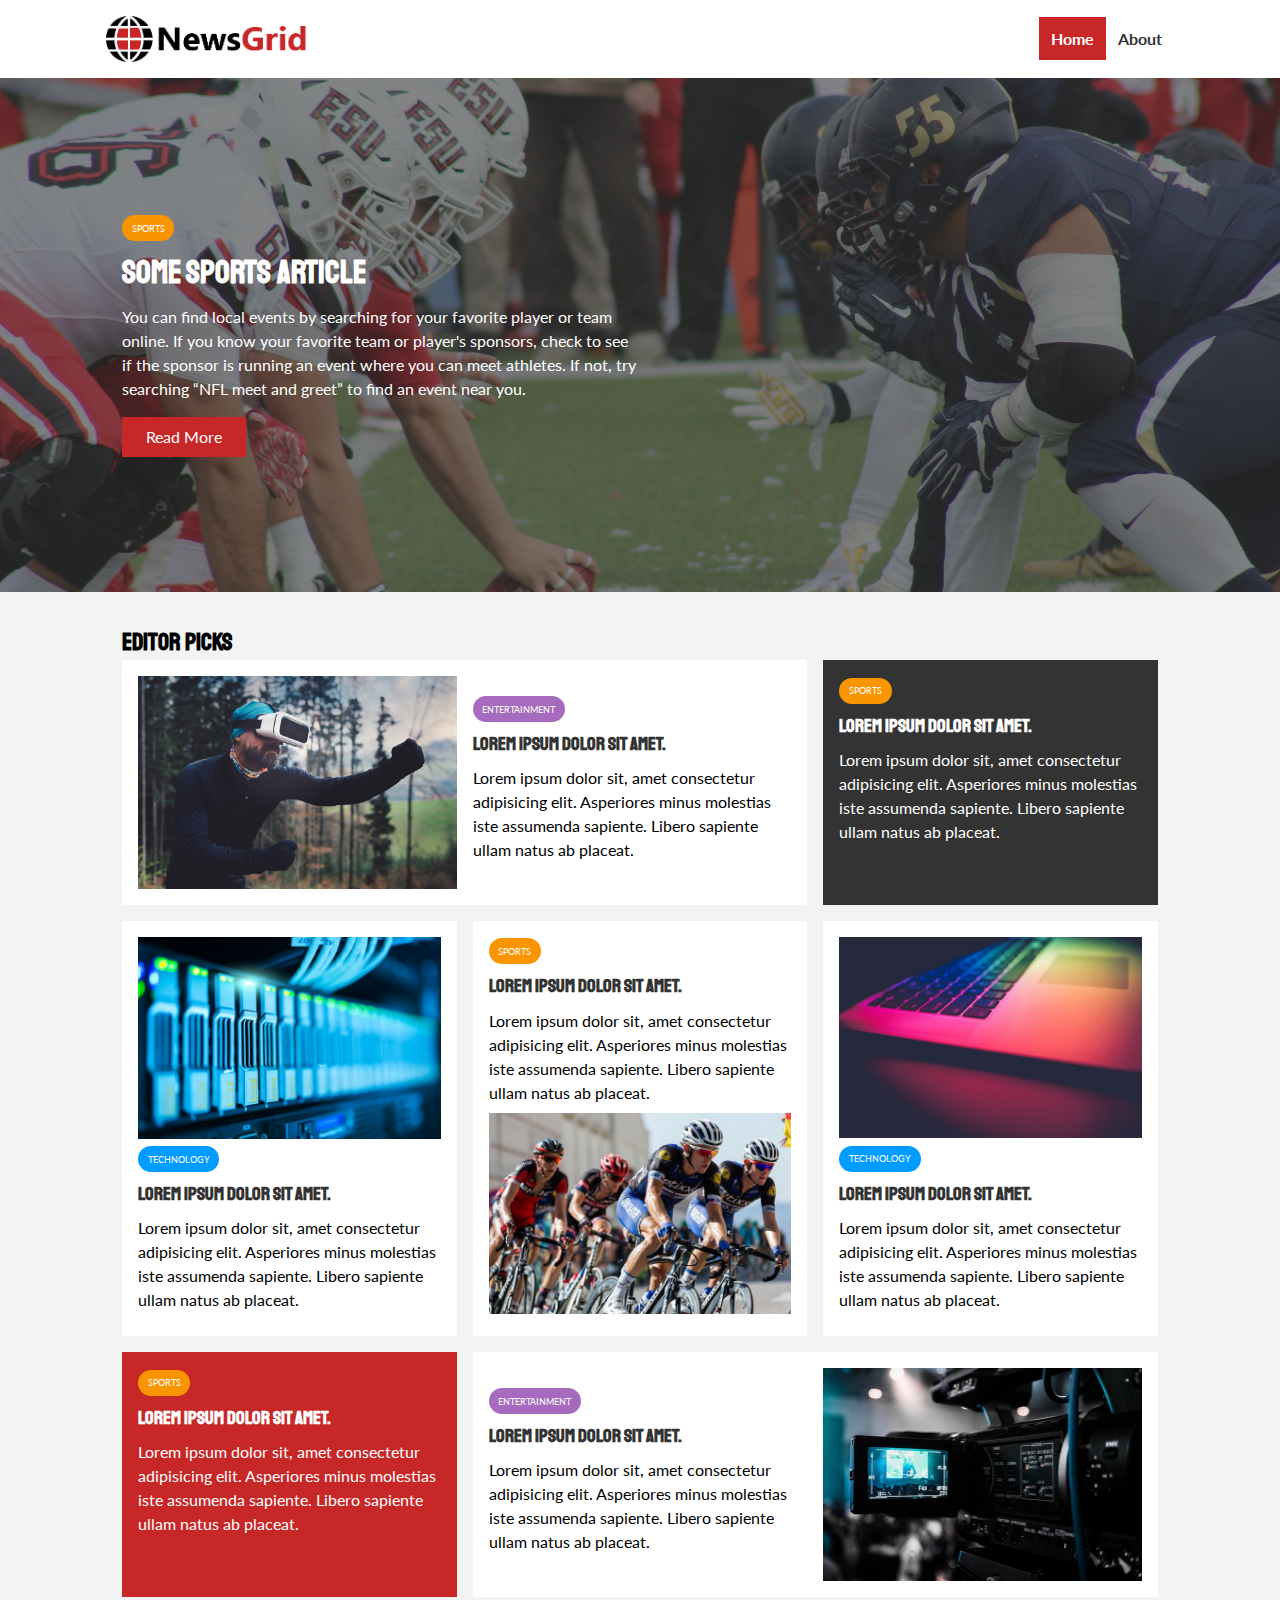
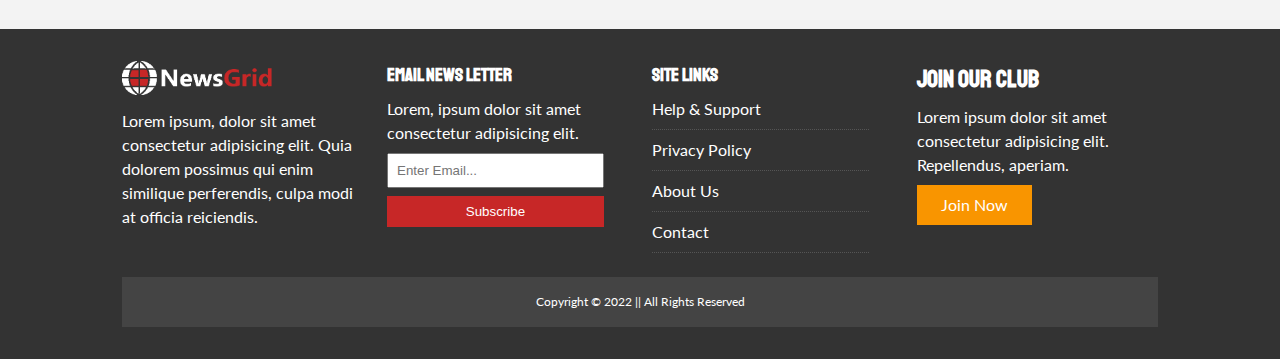
<file: index.html>
<!DOCTYPE html>
<html lang="en">
  <head>
    <meta charset="UTF-8" />
    <meta http-equiv="X-UA-Compatible" content="IE=edge" />
    <meta name="viewport" content="width=device-width, initial-scale=1.0" />
    <link
      rel="stylesheet"
      href="https://use.fontawesome.com/releases/v5.6.3/css/all.css"
      integrity="sha384-UHRtZLI+pbxtHCWp1t77Bi1L4ZtiqrqD80Kn4Z8NTSRyMA2Fd33n5dQ8lWUE00s/"
      crossorigin="anonymous"
    />

    <link
      href="https://fonts.googleapis.com/css?family=Lato|Staatliches"
      rel="stylesheet"
    />
    <link rel="stylesheet" href="./css/style.css" />
    <link
      rel="stylesheet"
      type="text/css"
      media="(max-width: 768px)"
      href="./css/mobile.css"
    />
    <link rel="shortcut icon" type="image/x-icon" href="favicon.ico" />
    <title>News Grid | Latest News</title>
  </head>
  <body>
    <nav id="main-nav">
      <div class="container">
        <img src="img/logo.png" alt="NewsGrid" class="logo" />
        <div class="social">
          <a href="http://facebook.com" target="_blank"
            ><i class="fab fa-facebook fa-2x"></i
          ></a>
          <a href="http://twitter.com" target="_blank"
            ><i class="fab fa-twitter fa-2x"></i
          ></a>
          <a href="http://instagram.com" target="_blank"
            ><i class="fab fa-instagram fa-2x"></i
          ></a>
          <a href="http://youtube.com" target="_blank"
            ><i class="fab fa-youtube fa-2x"></i
          ></a>
        </div>
        <ul>
          <li><a class="current" href="index.html">Home</a></li>
          <li><a href="about.html">About</a></li>
        </ul>
      </div>
    </nav>

    <!--Showcase-->
    <header id="showcase">
      <div class="container">
        <div class="showcase-container">
          <div class="showcase-content">
            <div class="category category-sports">Sports</div>
            <h1>Some Sports Article</h1>
            <p>
              You can find local events by searching for your favorite player or
              team online. If you know your favorite team or player's sponsors,
              check to see if the sponsor is running an event where you can meet
              athletes. If not, try searching “NFL meet and greet” to find an
              event near you.
            </p>
            <a href="article.html" class="btn btn-primary">Read More</a>
          </div>
        </div>
      </div>
    </header>

    <!-- Home Articles -->
    <section id="home-articles" class="py-2">
      <div class="container">
        <h2>Editor Picks</h2>
        <div class="articles-container">
          <article class="card">
            <!-- This will be a grid container -->
            <img src="./img/articles/ent1.jpg" alt="" />
            <!-- One Grid Item -->
            <div>
              <div class="category category-ent">Entertainment</div>
              <h3><a href="article.html">Lorem ipsum dolor sit amet.</a></h3>
              <p>
                Lorem ipsum dolor sit, amet consectetur adipisicing elit.
                Asperiores minus molestias iste assumenda sapiente. Libero
                sapiente ullam natus ab placeat.
              </p>
            </div>
          </article>

          <article class="card bg-dark">
            <div class="category category-sports">Sports</div>
            <h3><a href="article.html">Lorem ipsum dolor sit amet.</a></h3>
            <p>
              Lorem ipsum dolor sit, amet consectetur adipisicing elit.
              Asperiores minus molestias iste assumenda sapiente. Libero
              sapiente ullam natus ab placeat.
            </p>
          </article>

          <article class="card">
            <!-- This will be a grid container -->
            <img src="./img/articles/tech1.jpg" alt="" />
            <!-- One Grid Item -->
            <div class="category category-tech">Technology</div>
            <h3><a href="article.html">Lorem ipsum dolor sit amet.</a></h3>
            <p>
              Lorem ipsum dolor sit, amet consectetur adipisicing elit.
              Asperiores minus molestias iste assumenda sapiente. Libero
              sapiente ullam natus ab placeat.
            </p>
          </article>

          <article class="card">
            <div class="category category-sports">Sports</div>
            <h3><a href="article.html">Lorem ipsum dolor sit amet.</a></h3>
            <p>
              Lorem ipsum dolor sit, amet consectetur adipisicing elit.
              Asperiores minus molestias iste assumenda sapiente. Libero
              sapiente ullam natus ab placeat.
            </p>
            <img src="./img/articles/sports1.jpg" alt="" />
          </article>

          <article class="card">
            <!-- This will be a grid container -->
            <img src="./img/articles/tech2.jpg" alt="" />
            <!-- One Grid Item -->
            <div class="category category-tech">Technology</div>
            <h3><a href="article.html">Lorem ipsum dolor sit amet.</a></h3>
            <p>
              Lorem ipsum dolor sit, amet consectetur adipisicing elit.
              Asperiores minus molestias iste assumenda sapiente. Libero
              sapiente ullam natus ab placeat.
            </p>
          </article>

          <article class="card bg-primary">
            <div class="category category-sports">Sports</div>
            <h3><a href="article.html">Lorem ipsum dolor sit amet.</a></h3>
            <p>
              Lorem ipsum dolor sit, amet consectetur adipisicing elit.
              Asperiores minus molestias iste assumenda sapiente. Libero
              sapiente ullam natus ab placeat.
            </p>
          </article>

          <article class="card">
            <!-- This will be a grid container -->

            <!-- One Grid Item -->
            <div>
              <div class="category category-ent">Entertainment</div>
              <h3><a href="article.html">Lorem ipsum dolor sit amet.</a></h3>
              <p>
                Lorem ipsum dolor sit, amet consectetur adipisicing elit.
                Asperiores minus molestias iste assumenda sapiente. Libero
                sapiente ullam natus ab placeat.
              </p>
            </div>
            <img src="./img/articles/ent2.jpg" alt="" />
          </article>
        </div>
      </div>
    </section>

    <!-- Footer -->
    <footer id="main-footer" class="py-2">
      <div class="container footer-container">
        <div>
          <img src="./img/logo_light.png" alt="News Grid" />
          <p>
            Lorem ipsum, dolor sit amet consectetur adipisicing elit. Quia
            dolorem possimus qui enim similique perferendis, culpa modi at
            officia reiciendis.
          </p>
        </div>

        <div>
          <h3>Email News Letter</h3>
          <p>Lorem, ipsum dolor sit amet consectetur adipisicing elit.</p>
          <form>
            <input type="email" placeholder="Enter Email..." />
            <input type="submit" value="Subscribe" class="btn btn-primary" />
          </form>
        </div>

        <div>
          <h3>Site Links</h3>
          <ul class="list">
            <li><a href="#">Help & Support</a></li>
            <li><a href="#">Privacy Policy</a></li>
            <li><a href="#">About Us</a></li>
            <li><a href="#">Contact</a></li>
          </ul>
        </div>

        <div>
          <h2>Join Our Club</h2>
          <p>
            Lorem ipsum dolor sit amet consectetur adipisicing elit.
            Repellendus, aperiam.
          </p>
          <a href="#" class="btn btn-secondary">Join Now</a>
        </div>

        <div>
          <p>Copyright &copy; 2022 || All Rights Reserved</p>
        </div>
      </div>
    </footer>
  </body>
</html>
</file>
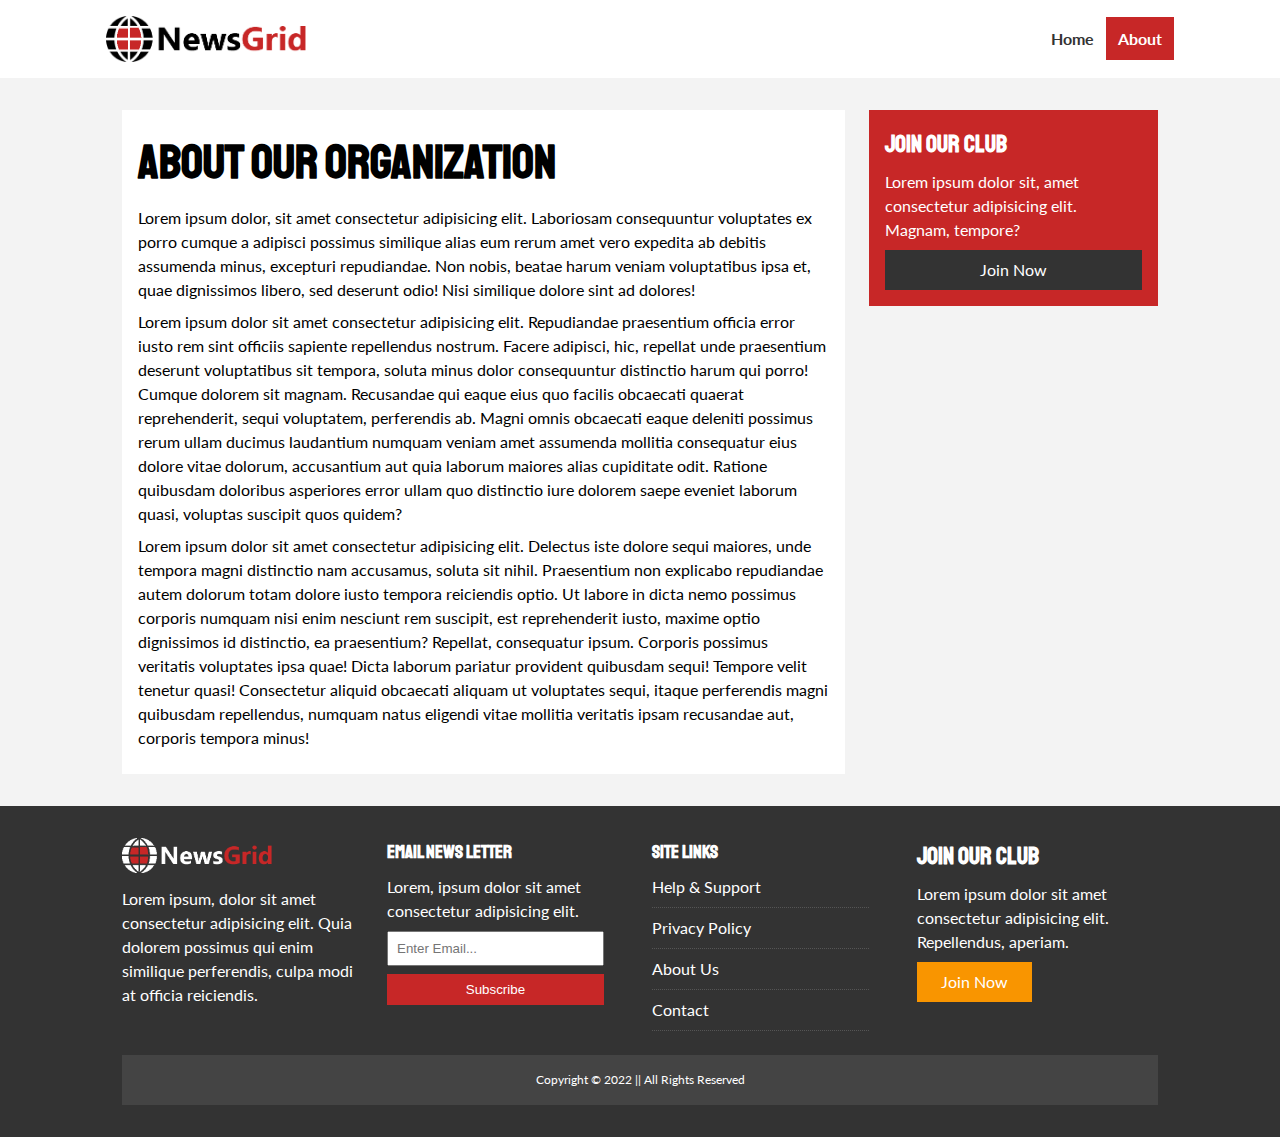
<file: about.html>
<!DOCTYPE html>
<html lang="en">
  <head>
    <meta charset="UTF-8" />
    <meta http-equiv="X-UA-Compatible" content="IE=edge" />
    <meta name="viewport" content="width=device-width, initial-scale=1.0" />
    <link
      rel="stylesheet"
      href="https://use.fontawesome.com/releases/v5.6.3/css/all.css"
      integrity="sha384-UHRtZLI+pbxtHCWp1t77Bi1L4ZtiqrqD80Kn4Z8NTSRyMA2Fd33n5dQ8lWUE00s/"
      crossorigin="anonymous"
    />
    <link
      href="https://fonts.googleapis.com/css?family=Lato|Staatliches"
      rel="stylesheet"
    />
    <link rel="stylesheet" href="./css/style.css" />
    <link
      rel="stylesheet"
      type="text/css"
      media="(max-width: 768px)"
      href="./css/mobile.css"
    />
    <link rel="shortcut icon" type="image/x-icon" href="favicon.ico" />
    <title>News Grid | About</title>
  </head>
  <body>
    <nav id="main-nav">
      <div class="container">
        <img src="img/logo.png" alt="NewsGrid" class="logo" />
        <div class="social">
          <a href="http://facebook.com" target="_blank"
            ><i class="fab fa-facebook fa-2x"></i
          ></a>
          <a href="http://twitter.com" target="_blank"
            ><i class="fab fa-twitter fa-2x"></i
          ></a>
          <a href="http://instagram.com" target="_blank"
            ><i class="fab fa-instagram fa-2x"></i
          ></a>
          <a href="http://youtube.com" target="_blank"
            ><i class="fab fa-youtube fa-2x"></i
          ></a>
        </div>
        <ul>
          <li><a href="index.html">Home</a></li>
          <li><a class="current" href="about.html">About</a></li>
        </ul>
      </div>
    </nav>

    <!-- About -->
    <section id="about">
      <div class="container">
        <div class="page-container">
          <article class="card">
            <h1 class="l-heading">About Our Organization</h1>
            <p>
              Lorem ipsum dolor, sit amet consectetur adipisicing elit.
              Laboriosam consequuntur voluptates ex porro cumque a adipisci
              possimus similique alias eum rerum amet vero expedita ab debitis
              assumenda minus, excepturi repudiandae. Non nobis, beatae harum
              veniam voluptatibus ipsa et, quae dignissimos libero, sed deserunt
              odio! Nisi similique dolore sint ad dolores!
            </p>
            <p>
              Lorem ipsum dolor sit amet consectetur adipisicing elit.
              Repudiandae praesentium officia error iusto rem sint officiis
              sapiente repellendus nostrum. Facere adipisci, hic, repellat unde
              praesentium deserunt voluptatibus sit tempora, soluta minus dolor
              consequuntur distinctio harum qui porro! Cumque dolorem sit
              magnam. Recusandae qui eaque eius quo facilis obcaecati quaerat
              reprehenderit, sequi voluptatem, perferendis ab. Magni omnis
              obcaecati eaque deleniti possimus rerum ullam ducimus laudantium
              numquam veniam amet assumenda mollitia consequatur eius dolore
              vitae dolorum, accusantium aut quia laborum maiores alias
              cupiditate odit. Ratione quibusdam doloribus asperiores error
              ullam quo distinctio iure dolorem saepe eveniet laborum quasi,
              voluptas suscipit quos quidem?
            </p>
            <p>
              Lorem ipsum dolor sit amet consectetur adipisicing elit. Delectus
              iste dolore sequi maiores, unde tempora magni distinctio nam
              accusamus, soluta sit nihil. Praesentium non explicabo repudiandae
              autem dolorum totam dolore iusto tempora reiciendis optio. Ut
              labore in dicta nemo possimus corporis numquam nisi enim nesciunt
              rem suscipit, est reprehenderit iusto, maxime optio dignissimos id
              distinctio, ea praesentium? Repellat, consequatur ipsum. Corporis
              possimus veritatis voluptates ipsa quae! Dicta laborum pariatur
              provident quibusdam sequi! Tempore velit tenetur quasi!
              Consectetur aliquid obcaecati aliquam ut voluptates sequi, itaque
              perferendis magni quibusdam repellendus, numquam natus eligendi
              vitae mollitia veritatis ipsam recusandae aut, corporis tempora
              minus!
            </p>
          </article>

          <aside class="card bg-primary">
            <h2>Join Our Club</h2>
            <p>
              Lorem ipsum dolor sit, amet consectetur adipisicing elit. Magnam,
              tempore?
            </p>
            <a href="#" class="btn btn-dark btn-block">Join Now</a>
          </aside>
        </div>
      </div>
    </section>

    <!-- Footer -->
    <footer id="main-footer" class="py-2">
      <div class="container footer-container">
        <div>
          <img src="./img/logo_light.png" alt="News Grid" />
          <p>
            Lorem ipsum, dolor sit amet consectetur adipisicing elit. Quia
            dolorem possimus qui enim similique perferendis, culpa modi at
            officia reiciendis.
          </p>
        </div>

        <div>
          <h3>Email News Letter</h3>
          <p>Lorem, ipsum dolor sit amet consectetur adipisicing elit.</p>
          <form>
            <input type="email" placeholder="Enter Email..." />
            <input type="submit" value="Subscribe" class="btn btn-primary" />
          </form>
        </div>

        <div>
          <h3>Site Links</h3>
          <ul class="list">
            <li><a href="#">Help & Support</a></li>
            <li><a href="#">Privacy Policy</a></li>
            <li><a href="#">About Us</a></li>
            <li><a href="#">Contact</a></li>
          </ul>
        </div>

        <div>
          <h2>Join Our Club</h2>
          <p>
            Lorem ipsum dolor sit amet consectetur adipisicing elit.
            Repellendus, aperiam.
          </p>
          <a href="#" class="btn btn-secondary">Join Now</a>
        </div>

        <div>
          <p>Copyright &copy; 2022 || All Rights Reserved</p>
        </div>
      </div>
    </footer>
  </body>
</html>
</file>
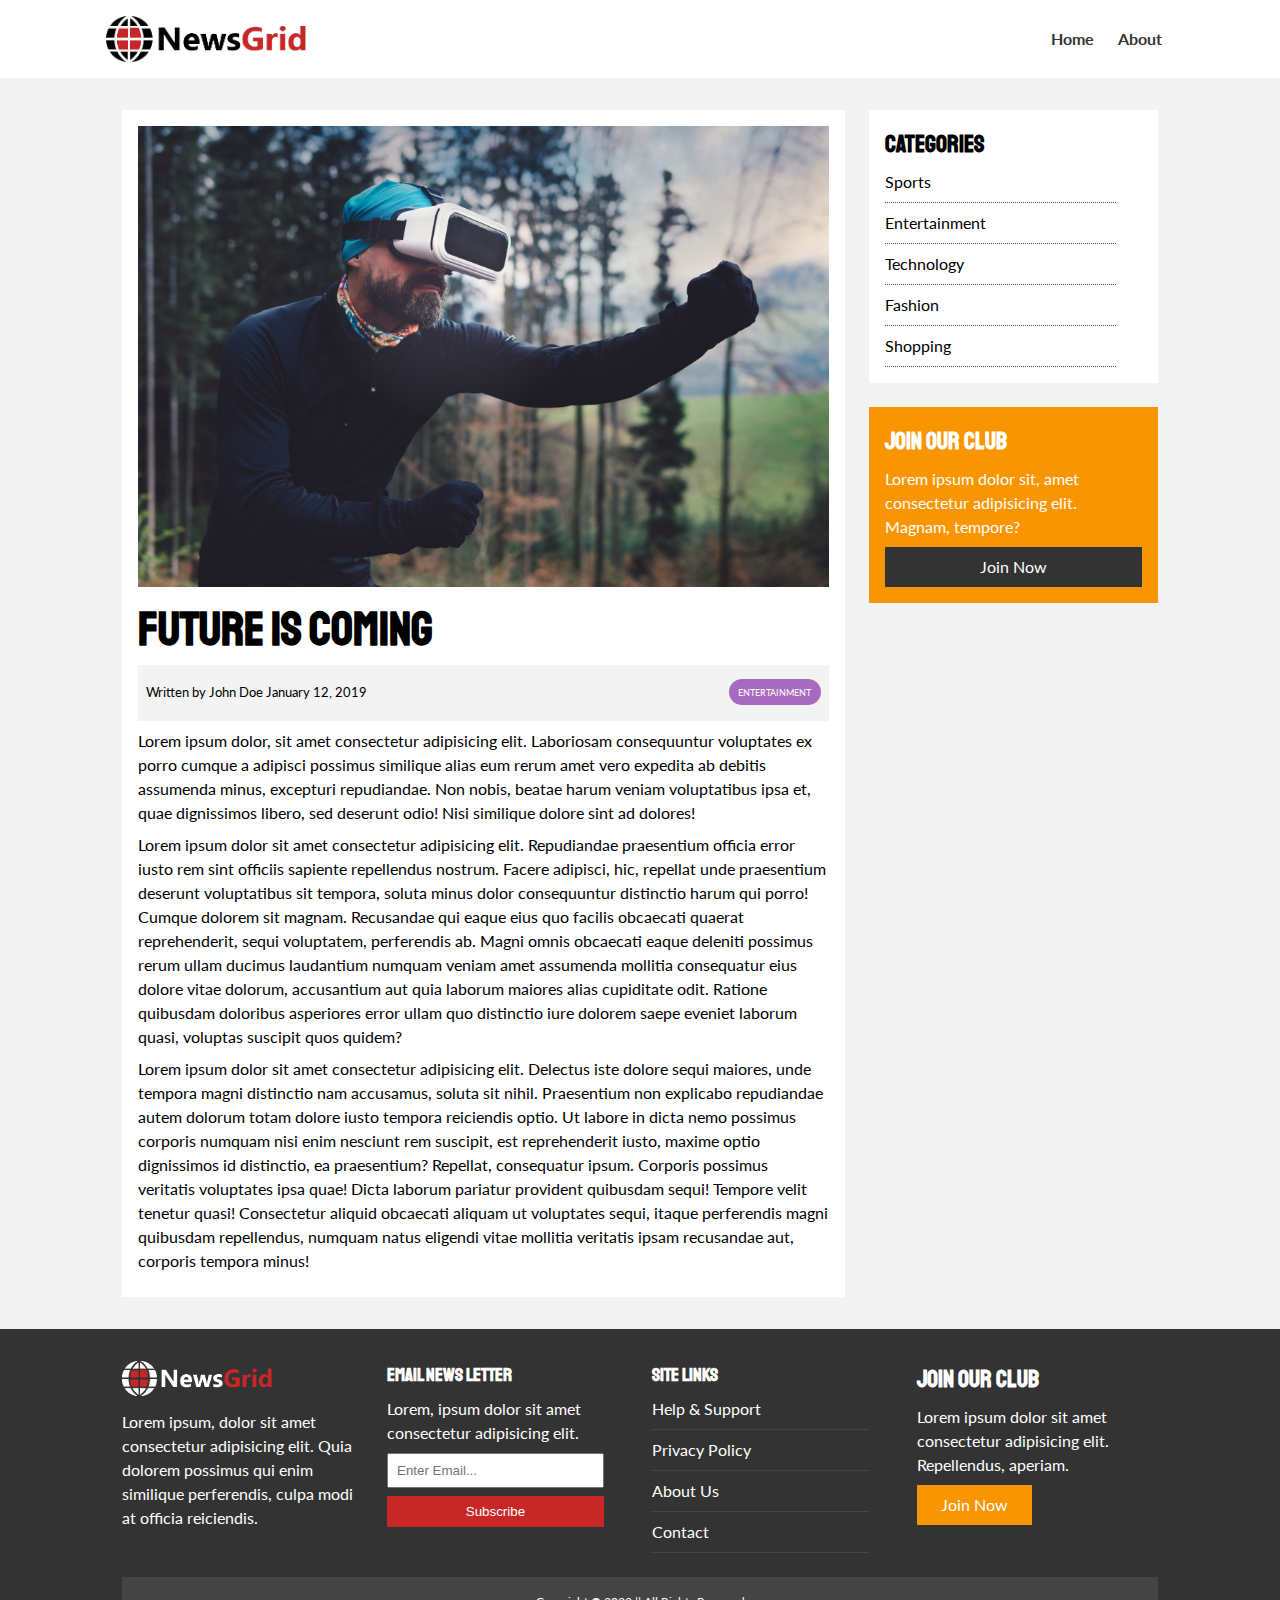
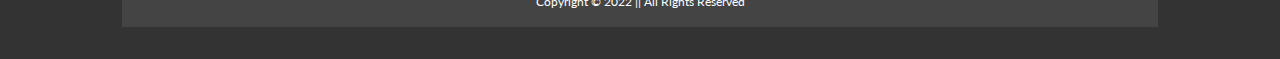
<file: article.html>
<!DOCTYPE html>
<html lang="en">
  <head>
    <meta charset="UTF-8" />
    <meta http-equiv="X-UA-Compatible" content="IE=edge" />
    <meta name="viewport" content="width=device-width, initial-scale=1.0" />
    <link
      rel="stylesheet"
      href="https://use.fontawesome.com/releases/v5.6.3/css/all.css"
      integrity="sha384-UHRtZLI+pbxtHCWp1t77Bi1L4ZtiqrqD80Kn4Z8NTSRyMA2Fd33n5dQ8lWUE00s/"
      crossorigin="anonymous"
    />
    <link
      href="https://fonts.googleapis.com/css?family=Lato|Staatliches"
      rel="stylesheet"
    />
    <link rel="stylesheet" href="./css/style.css" />
    <link
      rel="stylesheet"
      type="text/css"
      media="(max-width: 768px)"
      href="./css/mobile.css"
    />
    <link rel="shortcut icon" type="image/x-icon" href="favicon.ico" />
    <title>News Grid | Article</title>
  </head>
  <body>
    <nav id="main-nav">
      <div class="container">
        <img src="img/logo.png" alt="NewsGrid" class="logo" />
        <div class="social">
          <a href="http://facebook.com" target="_blank"
            ><i class="fab fa-facebook fa-2x"></i
          ></a>
          <a href="http://twitter.com" target="_blank"
            ><i class="fab fa-twitter fa-2x"></i
          ></a>
          <a href="http://instagram.com" target="_blank"
            ><i class="fab fa-instagram fa-2x"></i
          ></a>
          <a href="http://youtube.com" target="_blank"
            ><i class="fab fa-youtube fa-2x"></i
          ></a>
        </div>
        <ul>
          <li><a href="index.html">Home</a></li>
          <li><a href="about.html">About</a></li>
        </ul>
      </div>
    </nav>

    <!-- About -->
    <section id="article">
      <div class="container">
        <div class="page-container">
          <article class="card">
            <img src="./img/articles/ent1.jpg" alt="" />
            <h1 class="l-heading">Future is coming</h1>
            <div class="meta">
              <small>
                <i class="fas fa-user"></i>Written by John Doe January 12, 2019
              </small>
              <div class="category category-ent">Entertainment</div>
            </div>
            <p>
              Lorem ipsum dolor, sit amet consectetur adipisicing elit.
              Laboriosam consequuntur voluptates ex porro cumque a adipisci
              possimus similique alias eum rerum amet vero expedita ab debitis
              assumenda minus, excepturi repudiandae. Non nobis, beatae harum
              veniam voluptatibus ipsa et, quae dignissimos libero, sed deserunt
              odio! Nisi similique dolore sint ad dolores!
            </p>
            <p>
              Lorem ipsum dolor sit amet consectetur adipisicing elit.
              Repudiandae praesentium officia error iusto rem sint officiis
              sapiente repellendus nostrum. Facere adipisci, hic, repellat unde
              praesentium deserunt voluptatibus sit tempora, soluta minus dolor
              consequuntur distinctio harum qui porro! Cumque dolorem sit
              magnam. Recusandae qui eaque eius quo facilis obcaecati quaerat
              reprehenderit, sequi voluptatem, perferendis ab. Magni omnis
              obcaecati eaque deleniti possimus rerum ullam ducimus laudantium
              numquam veniam amet assumenda mollitia consequatur eius dolore
              vitae dolorum, accusantium aut quia laborum maiores alias
              cupiditate odit. Ratione quibusdam doloribus asperiores error
              ullam quo distinctio iure dolorem saepe eveniet laborum quasi,
              voluptas suscipit quos quidem?
            </p>
            <p>
              Lorem ipsum dolor sit amet consectetur adipisicing elit. Delectus
              iste dolore sequi maiores, unde tempora magni distinctio nam
              accusamus, soluta sit nihil. Praesentium non explicabo repudiandae
              autem dolorum totam dolore iusto tempora reiciendis optio. Ut
              labore in dicta nemo possimus corporis numquam nisi enim nesciunt
              rem suscipit, est reprehenderit iusto, maxime optio dignissimos id
              distinctio, ea praesentium? Repellat, consequatur ipsum. Corporis
              possimus veritatis voluptates ipsa quae! Dicta laborum pariatur
              provident quibusdam sequi! Tempore velit tenetur quasi!
              Consectetur aliquid obcaecati aliquam ut voluptates sequi, itaque
              perferendis magni quibusdam repellendus, numquam natus eligendi
              vitae mollitia veritatis ipsam recusandae aut, corporis tempora
              minus!
            </p>
          </article>

          <aside id="categories" class="card">
            <h2>Categories</h2>
            <ul class="list">
              <li><i class="fas fa-chevron-right"></i>Sports</li>
              <li><i class="fas fa-chevron-right"></i>Entertainment</li>
              <li><i class="fas fa-chevron-right"></i>Technology</li>
              <li><i class="fas fa-chevron-right"></i>Fashion</li>
              <li><i class="fas fa-chevron-right"></i>Shopping</li>
            </ul>
          </aside>

          <aside class="card bg-secondary">
            <h2>Join Our Club</h2>
            <p>
              Lorem ipsum dolor sit, amet consectetur adipisicing elit. Magnam,
              tempore?
            </p>
            <a href="#" class="btn btn-dark btn-block">Join Now</a>
          </aside>
        </div>
      </div>
    </section>

    <!-- Footer -->
    <footer id="main-footer" class="py-2">
      <div class="container footer-container">
        <div>
          <img src="./img/logo_light.png" alt="News Grid" />
          <p>
            Lorem ipsum, dolor sit amet consectetur adipisicing elit. Quia
            dolorem possimus qui enim similique perferendis, culpa modi at
            officia reiciendis.
          </p>
        </div>

        <div>
          <h3>Email News Letter</h3>
          <p>Lorem, ipsum dolor sit amet consectetur adipisicing elit.</p>
          <form>
            <input type="email" placeholder="Enter Email..." />
            <input type="submit" value="Subscribe" class="btn btn-primary" />
          </form>
        </div>

        <div>
          <h3>Site Links</h3>
          <ul class="list">
            <li><a href="#">Help & Support</a></li>
            <li><a href="#">Privacy Policy</a></li>
            <li><a href="#">About Us</a></li>
            <li><a href="#">Contact</a></li>
          </ul>
        </div>

        <div>
          <h2>Join Our Club</h2>
          <p>
            Lorem ipsum dolor sit amet consectetur adipisicing elit.
            Repellendus, aperiam.
          </p>
          <a href="#" class="btn btn-secondary">Join Now</a>
        </div>

        <div>
          <p>Copyright &copy; 2022 || All Rights Reserved</p>
        </div>
      </div>
    </footer>
  </body>
</html>
</file>
<file: css/style.css>
:root {
  --primary-color: #c72727;
  --secondary-color: #f99500;
  --light-color: #f3f3f3;
  --dark-color: #333;
  --max-width: 1100px;
}

.category {
  --sports-color: #f99500;
  --ent-color: #a66bbe;
  --tech-color: #009cff;
}

* {
  margin: 0;
  padding: 0;
  box-sizing: border-box;
}

body {
  font-family: "Lato", sans-serif;
  line-height: 1.5;
  background: var(--light-color);
}

a {
  color: #333;
  text-decoration: none;
}

ul {
  list-style: none;
}

p {
  margin: 0.5rem 0;
}

img {
  width: 100%;
}

h1,
h2,
h3,
h4,
h5,
h6 {
  font-family: "Staatliches", cursive;
  margin-bottom: auto;
}

/* Utility */
.container {
  max-width: var(--max-width);
  margin: auto;
  padding: 0 2rem;
  overflow: hidden;
}

.category {
  display: inline-block;
  color: #fff;
  font-size: 0.55rem;
  text-transform: uppercase;
  padding: 0.4rem 0.6rem;
  border-radius: 15px;
  margin-bottom: 0.5rem;
}

.category-sports {
  background: var(--sports-color);
}

.category-ent {
  background: var(--ent-color);
}

.category-tech {
  background: var(--tech-color);
}

.btn {
  display: inline-block;
  border: none;
  background: var(--primary-color);
  color: #fff;
  padding: 0.5rem 1.5rem;
}

.btn-light {
  background: var(--light-color);
}

.btn-primary {
  background: var(--primary-color);
}

.btn-secondary {
  background: var(--secondary-color);
}

.btn-block {
  display: block;
  width: 100%;
  text-align: center;
}

.btn:hover {
  opacity: 0.9;
}

.card {
  background: #fff;
  padding: 1rem;
}

.bg-dark,
.btn-dark {
  background: var(--dark-color);
  color: #fff;
}

.bg-primary {
  background: var(--primary-color);
  color: #fff;
}

.bg-secondary {
  background: var(--secondary-color);
  color: #fff;
}

.py-1 {
  padding: 1.5rem 0;
}

.py-2 {
  padding: 2rem 0;
}

.py-3 {
  padding: 3rem 0;
}

.p-1 {
  padding: 1.5rem;
}

.p-2 {
  padding: 2rem;
}

.p-3 {
  padding: 3rem;
}

.l-heading {
  font-size: 3rem;
}

.bg-dark h1,
.bg-dark h2,
.bg-dark h3,
.bg-dark a,
.bg-primary h1,
.bg-primary h2,
.bg-primary h3,
.bg-primary a,
.bg-secondary h1,
.bg-secondary h2,
.bg-secondary h3,
.bg-secondary a {
  color: #fff;
}

.list li {
  padding: 0.5rem 0;
  border-bottom: #555 dotted 1px;
  width: 90%;
}

.list li a:hover {
  color: var(--primary-color) !important;
}

/* Inner page grid container */
.page-container {
  display: grid;
  grid-template-columns: 5fr 2fr;
  margin: 2rem 0;
  grid-gap: 1.5rem;
}

.page-container > *:first-child {
  grid-row: 1 / span 3;
}

/* Navigation */
#main-nav {
  background: #fff;
  position: sticky;
  top: 0;
  z-index: 2;
}

#main-nav .container {
  display: grid;
  grid-template-columns: 6fr 3fr 2fr;
  padding: 1rem;
  align-items: center;
}

#main-nav .logo {
  width: 200px;
}

#main-nav ul {
  justify-self: end;
  display: flex;
}

#main-nav ul li a {
  padding: 0.75rem;
  font-weight: bold;
}

#main-nav ul li a.current {
  background: var(--primary-color);
  color: #fff;
}

#main-nav ul li a:hover {
  background: var(--light-color);
  color: var(--dark-color);
}

#main-nav .social {
  justify-self: center;
}

#main-nav .social i {
  color: #777;
  margin-right: 0.5rem;
}

/* Showcase */
#showcase {
  color: #fff;
  background: #333;
  padding: 2rem;
  position: relative;
}

#showcase:before {
  content: "";
  background: url("../img/featured.jpg") no-repeat center center/cover;
  position: absolute;
  top: 0;
  left: 0;
  width: 100%;
  height: 100%;
  opacity: 0.4;
}

#showcase .showcase-container {
  display: grid;
  grid-template-columns: repeat(2, 1fr);
  justify-content: center;
  align-items: center;
  height: 50vh;
}

#showcase .showcase-content {
  z-index: 1;
}

#showcase .showcase-content p {
  margin-bottom: 1rem;
}

/* Home Articles */
#home-articles .articles-container {
  display: grid;
  grid-template-columns: repeat(3, 1fr);
  grid-gap: 1rem;
}

/* #home-articles .articles-container article:first-child */
#home-articles .articles-container > *:first-child,
#home-articles .articles-container > *:last-child {
  display: grid;
  grid-template-columns: repeat(2, 1fr);
  grid-gap: 1rem;
  align-items: center;
  grid-column: 1 / span 2;
}

#home-articles .articles-container > *:last-child {
  grid-column: 2 / span 2;
}

#article .meta {
  display: flex;
  justify-content: space-between;
  align-items: center;
  background: var(--light-color);
  padding: 0.5rem;
}

#article .meta .category {
  margin-top: 0.4rem;
}

/* Footer */
#main-footer {
  background: var(--dark-color);
  color: #fff;
}

#main-footer img {
  width: 150px;
}

#main-footer a {
  color: #fff;
}

#main-footer .footer-container {
  display: grid;
  grid-template-columns: repeat(4, 1fr);
  grid-gap: 1.5rem;
}

#main-footer .footer-container > *:last-child {
  background: #444;
  grid-column: 1 / span 4;
  padding: 0.5rem;
  text-align: center;
  font-size: 0.75rem;
}

#main-footer .footer-container input[type="email"] {
  width: 90%;
  padding: 0.5rem;
  margin-bottom: 0.5rem;
}

#main-footer .footer-container input[type="submit"] {
  width: 90%;
}
</file>
<file: css/mobile.css>
#main-nav .container {
  display: grid;

  grid-gap: 1rem;
}

#main-nav .container .social {
  grid-column: 1 / span 1;
}
#main-nav .container ul {
  grid-column: 3 / span 3;
}

#showcase > * {
  display: block;
  text-align: center;
}

#showcase.showcase-content {
  width: 100%;
}
#showcase .showcase-container {
  display: block;
  z-index: 1;
  position: relative;
}

#home-articles .articles-container {
  display: block;
}

#main-nav .container,
#showcase .showcase-container,
#home-articles .articles-container,
#home-articles .articles-container > *:first-child,
#home-articles .articles-container > *:last-child,
#main-footer .footer-container,
#main-footer .footer-container > *:last-child,
.page-container,
.page-container > *:first-child {
  grid-template-columns: repeat(2, auto);
  grid-column: 1 / span 2;
  justify-content: center;
}
@media (max-width: 500px) {
  #main-nav .container,
  #showcase .showcase-container,
  #home-articles .articles-container,
  #home-articles .articles-container > *:first-child,
  #home-articles .articles-container > *:last-child,
  #main-footer .footer-container,
  #main-footer .footer-container > *:last-child,
  .page-container,
  .page-container > *:first-child {
    grid-template-columns: repeat(1, auto);
    grid-column: 1 / span 1;
  }
}

/* #home-articles .articles-container > * :first-child,
#home-articles .articles-container > *:last-child {
  display: block;
}

#main-footer {
  display: inline-block;
} */
</file>
